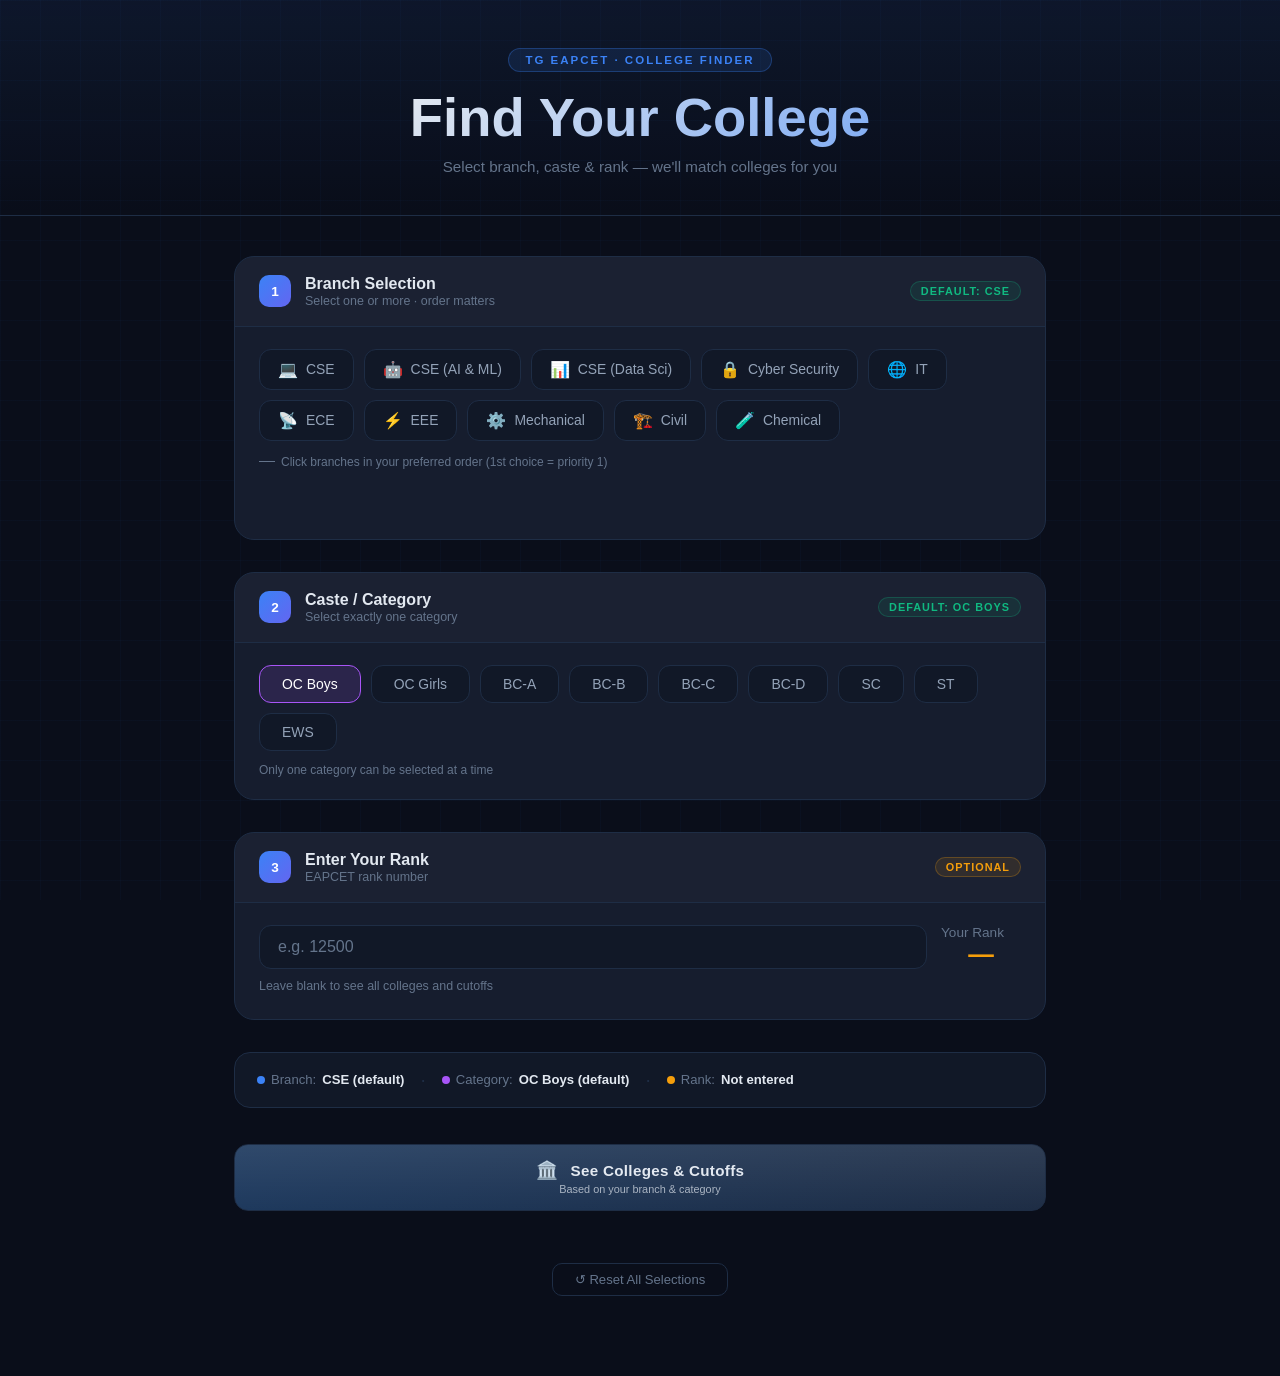
<file: college-finder.html>
<!DOCTYPE html>
<html lang="en">
<head>
<meta charset="UTF-8"/>
<meta name="viewport" content="width=device-width, initial-scale=1.0"/>
<title>TG College Finder</title>

<script async src="https://pagead2.googlesyndication.com/pagead/js/adsbygoogle.js?client=ca-pub-9079513582356664"
     crossorigin="anonymous"></script>
     
<style>
:root {
  --bg:      #0a0e1a;
  --surface: #111827;
  --card:    #161d2e;
  --border:  #1e2d45;
  --accent:  #3b82f6;
  --accent2: #6366f1;
  --gold:    #f59e0b;
  --green:   #10b981;
  --red:     #ef4444;
  --text:    #e2e8f0;
  --muted:   #64748b;
  --label:   #94a3b8;
}
*{box-sizing:border-box;margin:0;padding:0;}
html{scroll-behavior:smooth;}
body{
  font-family:'Instrument Sans',sans-serif;
  background:var(--bg);
  color:var(--text);
  min-height:100vh;
  overflow-x:hidden;
}

/* ── BACKGROUND GRID ── */
body::before{
  content:'';
  position:fixed;inset:0;
  background-image:
    linear-gradient(rgba(59,130,246,0.03) 1px, transparent 1px),
    linear-gradient(90deg, rgba(59,130,246,0.03) 1px, transparent 1px);
  background-size:40px 40px;
  pointer-events:none;z-index:0;
}

/* ── HEADER ── */
.header{
  position:relative;z-index:2;
  padding:48px 24px 40px;
  text-align:center;
  background:linear-gradient(180deg, rgba(59,130,246,0.08) 0%, transparent 100%);
  border-bottom:1px solid var(--border);
}
.header-badge{
  display:inline-block;
  background:rgba(59,130,246,0.12);
  border:1px solid rgba(59,130,246,0.3);
  color:var(--accent);
  font-size:0.72rem;font-weight:600;
  letter-spacing:2px;text-transform:uppercase;
  padding:5px 16px;border-radius:20px;
  margin-bottom:16px;
}
.header h1{
  font-family:'Syne',sans-serif;
  font-size:clamp(2rem,5vw,3.4rem);
  font-weight:800;
  background:linear-gradient(135deg,#e2e8f0 30%,#3b82f6);
  -webkit-background-clip:text;-webkit-text-fill-color:transparent;
  background-clip:text;
  line-height:1.1;
}
.header p{
  color:var(--muted);font-size:0.95rem;margin-top:10px;font-weight:300;
}

/* ── LAYOUT ── */
.page{
  position:relative;z-index:1;
  max-width:860px;margin:0 auto;
  padding:40px 24px 80px;
  display:flex;flex-direction:column;gap:32px;
}

/* ── SECTION CARD ── */
.section-card{
  background:var(--card);
  border:1px solid var(--border);
  border-radius:20px;
  overflow:hidden;
  animation:fadeUp 0.5s ease both;
}
.section-card:nth-child(1){animation-delay:0.05s;}
.section-card:nth-child(2){animation-delay:0.12s;}
.section-card:nth-child(3){animation-delay:0.19s;}
@keyframes fadeUp{
  from{opacity:0;transform:translateY(20px);}
  to{opacity:1;transform:translateY(0);}
}
.section-head{
  padding:18px 24px;
  border-bottom:1px solid var(--border);
  display:flex;align-items:center;gap:14px;
  background:rgba(255,255,255,0.02);
}
.section-num{
  width:32px;height:32px;
  background:linear-gradient(135deg,var(--accent),var(--accent2));
  border-radius:10px;
  display:flex;align-items:center;justify-content:center;
  font-family:'Syne',sans-serif;font-size:0.85rem;font-weight:700;color:#fff;
  flex-shrink:0;
}
.section-title{
  font-family:'Syne',sans-serif;
  font-size:1rem;font-weight:700;color:var(--text);
}
.section-subtitle{font-size:0.78rem;color:var(--muted);margin-top:1px;}
.section-body{padding:22px 24px;}

/* ── OPTIONAL BADGE ── */
.optional-badge{
  margin-left:auto;
  background:rgba(245,158,11,0.1);
  border:1px solid rgba(245,158,11,0.25);
  color:var(--gold);
  font-size:0.68rem;font-weight:600;
  letter-spacing:1px;text-transform:uppercase;
  padding:3px 10px;border-radius:10px;
}
.default-badge{
  margin-left:auto;
  background:rgba(16,185,129,0.1);
  border:1px solid rgba(16,185,129,0.25);
  color:var(--green);
  font-size:0.68rem;font-weight:600;
  letter-spacing:1px;text-transform:uppercase;
  padding:3px 10px;border-radius:10px;
}

/* ── BRANCH BUTTONS ── */
.branch-grid{
  display:flex;flex-wrap:wrap;gap:10px;
}
.branch-btn{
  position:relative;
  display:flex;align-items:center;gap:8px;
  padding:10px 18px;
  background:var(--surface);
  border:1.5px solid var(--border);
  border-radius:12px;
  color:var(--label);
  font-family:'Instrument Sans',sans-serif;
  font-size:0.87rem;font-weight:500;
  cursor:pointer;
  transition:all 0.18s;
  user-select:none;
}
.branch-btn:hover{
  border-color:var(--accent);color:var(--text);
  background:rgba(59,130,246,0.06);
}
.branch-btn.selected{
  border-color:var(--accent);
  background:rgba(59,130,246,0.12);
  color:#fff;
}
.branch-btn .rank-dot{
  width:20px;height:20px;
  background:var(--accent);
  border-radius:6px;
  font-size:0.72rem;font-weight:700;color:#fff;
  display:flex;align-items:center;justify-content:center;
  animation:popIn 0.18s ease;
}
@keyframes popIn{from{transform:scale(0);}to{transform:scale(1);}}
.branch-btn .branch-icon{font-size:1rem;}
.branch-order-hint{
  font-size:0.75rem;color:var(--muted);margin-top:14px;
  display:flex;align-items:center;gap:6px;
}
.branch-order-hint::before{
  content:'';display:inline-block;
  width:16px;height:1px;background:var(--muted);
}

/* ── SELECTED BRANCH PILLS ── */
.selected-branches{
  display:flex;flex-wrap:wrap;gap:8px;margin-top:16px;min-height:32px;
}
.sel-pill{
  display:flex;align-items:center;gap:6px;
  background:rgba(59,130,246,0.12);
  border:1px solid rgba(59,130,246,0.3);
  color:var(--accent);
  padding:5px 12px 5px 8px;
  border-radius:20px;font-size:0.8rem;font-weight:500;
  animation:slideIn 0.15s ease;
}
@keyframes slideIn{from{opacity:0;transform:scale(0.85);}to{opacity:1;transform:scale(1);}}
.sel-pill .pill-num{
  width:18px;height:18px;
  background:var(--accent);color:#fff;
  border-radius:50%;
  font-size:0.7rem;font-weight:700;
  display:flex;align-items:center;justify-content:center;
}
.sel-pill .pill-x{
  cursor:pointer;opacity:0.6;font-size:0.85rem;
  transition:opacity 0.1s;margin-left:2px;
}
.sel-pill .pill-x:hover{opacity:1;color:var(--red);}

/* ── CASTE BUTTONS ── */
.caste-grid{display:flex;flex-wrap:wrap;gap:10px;}
.caste-btn{
  padding:10px 22px;
  background:var(--surface);
  border:1.5px solid var(--border);
  border-radius:12px;
  color:var(--label);
  font-family:'Instrument Sans',sans-serif;
  font-size:0.87rem;font-weight:500;
  cursor:pointer;
  transition:all 0.18s;
  user-select:none;
}
.caste-btn:hover{border-color:#a855f7;color:var(--text);background:rgba(168,85,247,0.06);}
.caste-btn.selected{
  border-color:#a855f7;
  background:rgba(168,85,247,0.14);
  color:#fff;
}
.caste-note{font-size:0.75rem;color:var(--muted);margin-top:12px;}

/* ── RANK INPUT ── */
.rank-wrap{
  display:flex;align-items:center;gap:14px;flex-wrap:wrap;
}
.rank-input-box{
  flex:1;min-width:180px;
  position:relative;
}
.rank-input-box input{
  width:100%;
  background:var(--surface);
  border:1.5px solid var(--border);
  border-radius:12px;
  padding:12px 18px;
  color:var(--text);
  font-family:'Instrument Sans',sans-serif;
  font-size:1rem;font-weight:500;
  outline:none;
  transition:border-color 0.18s;
}
.rank-input-box input:focus{border-color:var(--accent);}
.rank-input-box input::placeholder{color:var(--muted);font-weight:300;}
.rank-input-box input::-webkit-inner-spin-button{-webkit-appearance:none;}
.rank-clear{
  position:absolute;right:14px;top:50%;transform:translateY(-50%);
  background:none;border:none;color:var(--muted);
  cursor:pointer;font-size:1rem;padding:2px;
  transition:color 0.15s;display:none;
}
.rank-clear:hover{color:var(--red);}
.rank-label{color:var(--muted);font-size:0.85rem;}
.rank-display{
  font-family:'Syne',sans-serif;
  font-size:1.6rem;font-weight:800;
  color:var(--gold);
  min-width:80px;text-align:center;
}
.rank-status{
  font-size:0.78rem;margin-top:10px;
  color:var(--muted);
  min-height:18px;
}
.rank-status.entered{color:var(--green);}

/* ── ACTION BUTTONS ── */
.actions{
  display:flex;gap:14px;flex-wrap:wrap;
  margin-top:4px;
}
.btn{
  flex:1;min-width:200px;
  padding:15px 24px;
  border:none;border-radius:14px;
  font-family:'Syne',sans-serif;
  font-size:0.95rem;font-weight:700;
  cursor:pointer;
  transition:all 0.2s;
  position:relative;overflow:hidden;
  letter-spacing:0.3px;
}
.btn::after{
  content:'';position:absolute;inset:0;
  background:linear-gradient(rgba(255,255,255,0.08),transparent);
  pointer-events:none;
}
.btn:hover{transform:translateY(-2px);box-shadow:0 12px 32px rgba(0,0,0,0.4);}
.btn:active{transform:scale(0.98);}

.btn-primary{
  background:linear-gradient(135deg,var(--accent) 0%,var(--accent2) 100%);
  color:#fff;
}
.btn-secondary{
  background:linear-gradient(135deg,#1e3a5f,#1e2d45);
  color:var(--text);
  border:1px solid var(--border);
}
.btn .btn-icon{font-size:1.1rem;margin-right:8px;}
.btn .btn-sub{
  display:block;font-size:0.68rem;font-weight:400;
  opacity:0.7;margin-top:2px;letter-spacing:0px;
  font-family:'Instrument Sans',sans-serif;
}

/* only show primary when rank entered */
.btn-primary-rank{display:none;}
.btn-primary-rank.visible{display:flex;align-items:center;justify-content:center;flex-direction:column;}

/* ── SUMMARY BAR ── */
.summary-bar{
  background:var(--surface);
  border:1px solid var(--border);
  border-radius:16px;
  padding:16px 22px;
  display:flex;align-items:center;flex-wrap:wrap;gap:16px;
  font-size:0.82rem;
}
.summary-item{display:flex;align-items:center;gap:6px;}
.summary-dot{
  width:8px;height:8px;border-radius:50%;flex-shrink:0;
}
.sd-blue{background:var(--accent);}
.sd-purple{background:#a855f7;}
.sd-gold{background:var(--gold);}
.summary-label{color:var(--muted);}
.summary-val{color:var(--text);font-weight:600;}
.summary-sep{color:var(--border);font-size:1.2rem;}

/* ── RESULTS ── */
.results-section{
  display:none;
  animation:fadeUp 0.4s ease;
}
.results-section.visible{display:block;}
.results-header{
  background:linear-gradient(135deg,rgba(59,130,246,0.15),rgba(99,102,241,0.1));
  border:1px solid rgba(59,130,246,0.2);
  border-radius:20px 20px 0 0;
  padding:22px 28px;
}
.results-header h2{
  font-family:'Syne',sans-serif;font-size:1.3rem;font-weight:800;
}
.results-header p{color:var(--muted);font-size:0.83rem;margin-top:4px;}
.results-body{
  background:var(--card);
  border:1px solid var(--border);border-top:none;
  border-radius:0 0 20px 20px;
  overflow:hidden;
}
.college-row{
  display:flex;align-items:center;gap:16px;
  padding:16px 28px;
  border-bottom:1px solid var(--border);
  transition:background 0.15s;
}
.college-row:last-child{border-bottom:none;}
.college-row:hover{background:rgba(255,255,255,0.02);}
.col-rank{
  width:36px;height:36px;
  border-radius:10px;
  display:flex;align-items:center;justify-content:center;
  font-family:'Syne',sans-serif;font-size:0.85rem;font-weight:800;
  flex-shrink:0;
}
.rank-1{background:linear-gradient(135deg,#f59e0b,#d97706);color:#000;}
.rank-2{background:linear-gradient(135deg,#94a3b8,#64748b);color:#fff;}
.rank-3{background:linear-gradient(135deg,#cd7f32,#92400e);color:#fff;}
.rank-n{background:var(--surface);border:1px solid var(--border);color:var(--muted);}
.col-info{flex:1;}
.col-name{font-weight:600;font-size:0.9rem;color:var(--text);}
.col-meta{font-size:0.75rem;color:var(--muted);margin-top:3px;display:flex;gap:12px;flex-wrap:wrap;}
.col-meta span{display:flex;align-items:center;gap:4px;}
.col-cutoff{
  text-align:right;
  flex-shrink:0;
}
.cutoff-val{
  font-family:'Syne',sans-serif;font-size:1rem;font-weight:800;
  color:var(--accent);
}
.cutoff-label{font-size:0.68rem;color:var(--muted);margin-top:2px;}
.col-tag{
  background:rgba(16,185,129,0.1);
  border:1px solid rgba(16,185,129,0.2);
  color:var(--green);
  font-size:0.68rem;font-weight:600;
  padding:2px 8px;border-radius:6px;
  white-space:nowrap;
}
.col-tag.miss{
  background:rgba(239,68,68,0.1);
  border-color:rgba(239,68,68,0.2);
  color:var(--red);
}
.col-tag.close{
  background:rgba(245,158,11,0.1);
  border-color:rgba(245,158,11,0.2);
  color:var(--gold);
}

.no-results{
  padding:40px;text-align:center;
  color:var(--muted);font-size:0.9rem;
}

/* ── RESET BTN ── */
.reset-row{
  display:flex;justify-content:center;margin-top:20px;
}
.btn-reset{
  background:none;border:1px solid var(--border);
  color:var(--muted);border-radius:10px;
  padding:8px 22px;font-family:'Instrument Sans',sans-serif;
  font-size:0.82rem;cursor:pointer;
  transition:all 0.15s;
}
.btn-reset:hover{border-color:var(--red);color:var(--red);}
</style>
</head>
<body>

<div class="header">
  <div class="header-badge">TG EAPCET · College Finder</div>
  <h1>Find Your College</h1>
  <p>Select branch, caste & rank — we'll match colleges for you</p>
</div>

<div class="page">

  <!-- ── SECTION 1: BRANCH ── -->
  <div class="section-card">
    <div class="section-head">
      <div class="section-num">1</div>
      <div>
        <div class="section-title">Branch Selection</div>
        <div class="section-subtitle">Select one or more · order matters</div>
      </div>
      <span class="default-badge">Default: CSE</span>
    </div>
    <div class="section-body">
      <div class="branch-grid" id="branchGrid">
        <!-- injected by JS -->
      </div>
      <div class="branch-order-hint">Click branches in your preferred order (1st choice = priority 1)</div>
      <div class="selected-branches" id="selectedPills"></div>
    </div>
  </div>

  <!-- ── SECTION 2: CASTE ── -->
  <div class="section-card">
    <div class="section-head">
      <div class="section-num">2</div>
      <div>
        <div class="section-title">Caste / Category</div>
        <div class="section-subtitle">Select exactly one category</div>
      </div>
      <span class="default-badge">Default: OC Boys</span>
    </div>
    <div class="section-body">
      <div class="caste-grid" id="casteGrid"></div>
      <div class="caste-note">Only one category can be selected at a time</div>
    </div>
  </div>

  <!-- ── SECTION 3: RANK ── -->
  <div class="section-card">
    <div class="section-head">
      <div class="section-num">3</div>
      <div>
        <div class="section-title">Enter Your Rank</div>
        <div class="section-subtitle">EAPCET rank number</div>
      </div>
      <span class="optional-badge">Optional</span>
    </div>
    <div class="section-body">
      <div class="rank-wrap">
        <div class="rank-input-box">
          <input type="number" id="rankInput" placeholder="e.g. 12500" min="1" max="200000"
                 oninput="onRankInput()" onkeydown="return event.key!=='-'"/>
          <button class="rank-clear" id="rankClear" onclick="clearRank()">✕</button>
        </div>
        <div>
          <div class="rank-label">Your Rank</div>
          <div class="rank-display" id="rankDisplay">—</div>
        </div>
      </div>
      <div class="rank-status" id="rankStatus">Leave blank to see all colleges and cutoffs</div>
    </div>
  </div>

  <!-- ── SUMMARY ── -->
  <div class="summary-bar" id="summaryBar">
    <div class="summary-item">
      <div class="summary-dot sd-blue"></div>
      <span class="summary-label">Branch:</span>
      <span class="summary-val" id="sumBranch">CSE (default)</span>
    </div>
    <span class="summary-sep">·</span>
    <div class="summary-item">
      <div class="summary-dot sd-purple"></div>
      <span class="summary-label">Category:</span>
      <span class="summary-val" id="sumCaste">OC Boys (default)</span>
    </div>
    <span class="summary-sep">·</span>
    <div class="summary-item">
      <div class="summary-dot sd-gold"></div>
      <span class="summary-label">Rank:</span>
      <span class="summary-val" id="sumRank">Not entered</span>
    </div>
  </div>

  <!-- ── ACTION BUTTONS ── -->
  <div class="actions">
    <!-- Always visible -->
    <button class="btn btn-secondary" onclick="findColleges(false)">
      <span class="btn-icon">🏛️</span>
      See Colleges &amp; Cutoffs
      <span class="btn-sub">Based on your branch &amp; category</span>
    </button>

    <!-- Only when rank is entered -->
    <button class="btn btn-primary btn-primary-rank" id="btnRankSearch" onclick="findColleges(true)">
      <span class="btn-icon">🎯</span>
      Colleges Coming to Me
      <span class="btn-sub">Colleges within your rank range</span>
    </button>
  </div>

  <!-- ── RESULTS ── -->
  <div class="results-section" id="resultsSection">
    <div class="results-header">
      <h2 id="resultsTitle">Results</h2>
      <p id="resultsSubtitle"></p>
    </div>
    <div class="results-body" id="resultsBody"></div>
  </div>

  <div class="reset-row">
    <button class="btn-reset" onclick="resetAll()">↺ Reset All Selections</button>
  </div>

</div>

<script>
// ═══════════════════════════════════════════════
//  DATA
// ═══════════════════════════════════════════════
const BRANCHES = [
  {id:'CSE',   label:'CSE',            icon:'💻'},
  {id:'CSE-AI',label:'CSE (AI & ML)',  icon:'🤖'},
  {id:'CSE-DS',label:'CSE (Data Sci)', icon:'📊'},
  {id:'CSE-CS',label:'Cyber Security', icon:'🔒'},
  {id:'IT',    label:'IT',             icon:'🌐'},
  {id:'ECE',   label:'ECE',            icon:'📡'},
  {id:'EEE',   label:'EEE',            icon:'⚡'},
  {id:'MECH',  label:'Mechanical',     icon:'⚙️'},
  {id:'CIVIL', label:'Civil',          icon:'🏗️'},
  {id:'CHEM',  label:'Chemical',       icon:'🧪'},
];

const CASTES = [
  {id:'OC',    label:'OC Boys'},
  {id:'OC-G',  label:'OC Girls'},
  {id:'BC-A',  label:'BC-A'},
  {id:'BC-B',  label:'BC-B'},
  {id:'BC-C',  label:'BC-C'},
  {id:'BC-D',  label:'BC-D'},
  {id:'SC',    label:'SC'},
  {id:'ST',    label:'ST'},
  {id:'EWS',   label:'EWS'},
];

// Sample college data — replace with your Python API data
const COLLEGES = [
  {name:'JNTU Hyderabad',         city:'Hyderabad',  type:'Government', branches:{CSE:1200,'CSE-AI':2100,'IT':3400,ECE:4200,EEE:6700,MECH:9800}},
  {name:'Osmania University',     city:'Hyderabad',  type:'Government', branches:{CSE:2800,'CSE-AI':4200,IT:5100,ECE:6300,EEE:9200,MECH:12000}},
  {name:'MGIT',                   city:'Hyderabad',  type:'Private',    branches:{CSE:3800,'CSE-AI':5200,'CSE-DS':6100,'CSE-CS':6800,IT:7200,ECE:8900}},
  {name:'CBIT',                   city:'Hyderabad',  type:'Private',    branches:{CSE:4200,'CSE-AI':6100,IT:7400,ECE:9100,EEE:12000,MECH:15000}},
  {name:'VBIT',                   city:'Hyderabad',  type:'Private',    branches:{CSE:5100,'CSE-AI':7200,'CSE-DS':8000,IT:9300,ECE:11000}},
  {name:'VNR VJIET',              city:'Hyderabad',  type:'Private',    branches:{CSE:5600,'CSE-AI':7800,'CSE-CS':8200,IT:9700,ECE:12000}},
  {name:'Maturi Venkata Subba Rao',city:'Hyderabad', type:'Private',    branches:{CSE:6400,'CSE-DS':8100,IT:10200,ECE:13000}},
  {name:'GRIET',                  city:'Hyderabad',  type:'Private',    branches:{CSE:7200,'CSE-AI':9400,IT:11000,ECE:14200,EEE:17000}},
  {name:'BVRIT',                  city:'Narsapur',   type:'Private',    branches:{CSE:8100,IT:10800,ECE:15000}},
  {name:'ACE Engineering College',city:'Hyderabad',  type:'Private',    branches:{CSE:9500,'CSE-AI':12000,IT:13500,ECE:17000}},
  {name:'Malla Reddy Engg.',      city:'Hyderabad',  type:'Private',    branches:{CSE:11000,IT:14000,ECE:18000,MECH:22000}},
  {name:'KL University',          city:'Vijayawada', type:'Deemed',     branches:{CSE:2100,'CSE-AI':3200,'CSE-DS':3800,'CSE-CS':4100,IT:5200,ECE:6800}},
  {name:'VIT-TG',                 city:'Amaravati',  type:'Deemed',     branches:{CSE:2900,'CSE-AI':4100,'CSE-DS':4700,IT:6100,ECE:8200}},
  {name:'SRM-TG',                 city:'Amaravati',  type:'Deemed',     branches:{CSE:3500,'CSE-AI':4900,IT:6800,ECE:9500}},
  {name:'GITAM Vizag',            city:'Vizag',      type:'Deemed',     branches:{CSE:4800,'CSE-AI':6500,IT:8200,ECE:10800}},
  {name:'Andhra University',      city:'Vizag',      type:'Government', branches:{CSE:3100,'CSE-AI':5200,ECE:7800,MECH:14000,CIVIL:18000}},
  {name:'RGUKT Basar',            city:'Basar',      type:'Government', branches:{CSE:900,'CSE-AI':1500,ECE:3200,EEE:5100}},
  {name:'RGUKT Ongole',           city:'Ongole',     type:'Government', branches:{CSE:1100,'CSE-AI':1900,ECE:3700,EEE:5800}},
  {name:'Sri Venkateswara Univ',  city:'Tirupati',   type:'Government', branches:{CSE:3800,ECE:7200,MECH:13000,CIVIL:16000,EEE:11000}},
  {name:'NIT Warangal',           city:'Warangal',   type:'NIT',        branches:{CSE:500,'CSE-AI':800,ECE:1200,EEE:2100,MECH:2800,CIVIL:4100}},
];

// Multipliers per caste (relative to OC Boys base)
const CASTE_MULTIPLIER = {
  'OC':1.0,'OC-G':1.08,'BC-A':1.4,'BC-B':1.35,'BC-C':1.5,
  'BC-D':1.3,'SC':2.2,'ST':2.8,'EWS':1.15
};

// ═══════════════════════════════════════════════
//  STATE
// ═══════════════════════════════════════════════
let selectedBranches = []; // ordered
let selectedCaste    = 'OC'; // default OC Boys
let enteredRank      = null;

// ═══════════════════════════════════════════════
//  INIT
// ═══════════════════════════════════════════════
function init(){
  // Render branch buttons
  const bg = document.getElementById('branchGrid');
  bg.innerHTML = BRANCHES.map(b=>`
    <button class="branch-btn" id="bb-${b.id}" onclick="toggleBranch('${b.id}')">
      <span class="branch-icon">${b.icon}</span>${b.label}
    </button>
  `).join('');

  // Render caste buttons
  const cg = document.getElementById('casteGrid');
  cg.innerHTML = CASTES.map(c=>`
    <button class="caste-btn ${c.id===selectedCaste?'selected':''}" 
            id="cb-${c.id}" onclick="selectCaste('${c.id}','${c.label}')">
      ${c.label}
    </button>
  `).join('');

  updateSummary();
}

// ═══════════════════════════════════════════════
//  BRANCH LOGIC
// ═══════════════════════════════════════════════
function toggleBranch(id){
  const idx = selectedBranches.indexOf(id);
  if(idx===-1){
    selectedBranches.push(id);
  } else {
    selectedBranches.splice(idx,1);
  }
  renderBranchUI();
  updateSummary();
}

function renderBranchUI(){
  BRANCHES.forEach(b=>{
    const btn = document.getElementById('bb-'+b.id);
    const idx = selectedBranches.indexOf(b.id);
    if(idx!==-1){
      btn.classList.add('selected');
      btn.innerHTML = `
        <span class="rank-dot">${idx+1}</span>
        <span class="branch-icon">${b.icon}</span>${b.label}
      `;
    } else {
      btn.classList.remove('selected');
      btn.innerHTML = `<span class="branch-icon">${b.icon}</span>${b.label}`;
    }
  });

  // Pills
  const pillsDiv = document.getElementById('selectedPills');
  if(selectedBranches.length===0){
    pillsDiv.innerHTML='';
    return;
  }
  pillsDiv.innerHTML = selectedBranches.map((id,i)=>{
    const b = BRANCHES.find(x=>x.id===id);
    return `
      <div class="sel-pill">
        <span class="pill-num">${i+1}</span>
        ${b.icon} ${b.label}
        <span class="pill-x" onclick="toggleBranch('${id}')">✕</span>
      </div>
    `;
  }).join('');
}

// ═══════════════════════════════════════════════
//  CASTE LOGIC
// ═══════════════════════════════════════════════
function selectCaste(id, label){
  selectedCaste = id;
  document.querySelectorAll('.caste-btn').forEach(b=>b.classList.remove('selected'));
  document.getElementById('cb-'+id).classList.add('selected');
  updateSummary();
}

// ═══════════════════════════════════════════════
//  RANK LOGIC
// ═══════════════════════════════════════════════
function onRankInput(){
  const val = parseInt(document.getElementById('rankInput').value);
  const clearBtn = document.getElementById('rankClear');
  const display  = document.getElementById('rankDisplay');
  const status   = document.getElementById('rankStatus');
  const rankBtn  = document.getElementById('btnRankSearch');

  if(!isNaN(val) && val>0){
    enteredRank = val;
    display.textContent = val.toLocaleString('en-IN');
    clearBtn.style.display='block';
    status.textContent='✓ Rank entered — "Colleges Coming to Me" button is now active';
    status.className='rank-status entered';
    rankBtn.classList.add('visible');
  } else {
    enteredRank=null;
    display.textContent='—';
    clearBtn.style.display='none';
    status.textContent='Leave blank to see all colleges and cutoffs';
    status.className='rank-status';
    rankBtn.classList.remove('visible');
  }
  updateSummary();
}

function clearRank(){
  document.getElementById('rankInput').value='';
  onRankInput();
}

// ═══════════════════════════════════════════════
//  SUMMARY BAR
// ═══════════════════════════════════════════════
function updateSummary(){
  const effBranches = selectedBranches.length>0
    ? selectedBranches.map(id=>BRANCHES.find(b=>b.id===id).label).join(', ')
    : 'CSE (default)';
  const casteObj  = CASTES.find(c=>c.id===selectedCaste);
  const casteName = casteObj ? casteObj.label+' (default)' : 'OC Boys';

  document.getElementById('sumBranch').textContent = effBranches;
  document.getElementById('sumCaste').textContent  = casteObj
    ? casteObj.label + (selectedCaste==='OC'?' (default)':'')
    : 'OC Boys (default)';
  document.getElementById('sumRank').textContent   = enteredRank
    ? '#'+enteredRank.toLocaleString('en-IN')
    : 'Not entered';
}

// ═══════════════════════════════════════════════
//  FIND COLLEGES
// ═══════════════════════════════════════════════
function findColleges(rankMode){
  const branchList = selectedBranches.length>0 ? selectedBranches : ['CSE'];
  const caste      = selectedCaste || 'OC';
  const mult       = CASTE_MULTIPLIER[caste] || 1.0;
  const rank       = enteredRank;

  // Gather rows: for each college, find the best matching branch (first in priority order)
  let rows = [];
  COLLEGES.forEach(col=>{
    // find first branch in user's priority that this college has
    let matchedBranch = null, baseCutoff = null;
    for(let br of branchList){
      if(col.branches[br]!==undefined){
        matchedBranch=br; baseCutoff=col.branches[br]; break;
      }
    }
    if(!matchedBranch) return; // college doesn't have any selected branch

    const adjustedCutoff = Math.round(baseCutoff * mult);

    if(rankMode && rank){
      // only include if rank <= cutoff (with 10% buffer to show near-misses)
      if(rank > adjustedCutoff * 1.1) return;
    }

    rows.push({
      name:         col.name,
      city:         col.city,
      type:         col.type,
      branch:       matchedBranch,
      branchLabel:  BRANCHES.find(b=>b.id===matchedBranch)?.label || matchedBranch,
      cutoff:       adjustedCutoff,
      baseCutoff:   baseCutoff,
      canGet:       rank ? rank<=adjustedCutoff : null,
      close:        rank ? (rank>adjustedCutoff && rank<=adjustedCutoff*1.1) : null,
    });
  });

  // Sort: if rank mode, safe first then close; else by cutoff asc
  if(rankMode && rank){
    rows.sort((a,b)=>a.cutoff-b.cutoff);
  } else {
    rows.sort((a,b)=>a.cutoff-b.cutoff);
  }

  renderResults(rows, rankMode, branchList, caste);
}

function renderResults(rows, rankMode, branchList, caste){
  const section = document.getElementById('resultsSection');
  const title   = document.getElementById('resultsTitle');
  const sub     = document.getElementById('resultsSubtitle');
  const body    = document.getElementById('resultsBody');

  const casteLabel = CASTES.find(c=>c.id===caste)?.label || caste;
  const branchLabels = branchList.map(id=>BRANCHES.find(b=>b.id===id)?.label||id).join(', ');

  if(rankMode){
    title.textContent = '🎯 Colleges Coming to You';
    sub.textContent   = `Rank #${enteredRank.toLocaleString('en-IN')} · ${casteLabel} · ${branchLabels}`;
  } else {
    title.textContent = '🏛️ Colleges & Cutoffs';
    sub.textContent   = `${casteLabel} category · ${branchLabels}`;
  }

  if(rows.length===0){
    body.innerHTML=`<div class="no-results">No colleges found for your selection. Try different branches or check your rank.</div>`;
  } else {
    body.innerHTML = rows.map((r,i)=>{
      const rankClass = i===0?'rank-1':i===1?'rank-2':i===2?'rank-3':'rank-n';
      let tag='';
      if(rankMode && enteredRank){
        if(r.canGet)    tag=`<span class="col-tag">✓ You qualify</span>`;
        else if(r.close)tag=`<span class="col-tag close">⚡ Close miss</span>`;
        else            tag=`<span class="col-tag miss">✗ Out of range</span>`;
      }
      return `
        <div class="college-row">
          <div class="col-rank ${rankClass}">${i+1}</div>
          <div class="col-info">
            <div class="col-name">${r.name}</div>
            <div class="col-meta">
              <span>📍 ${r.city}</span>
              <span>🏷️ ${r.type}</span>
              <span>📚 ${r.branchLabel}</span>
            </div>
          </div>
          ${tag}
          <div class="col-cutoff">
            <div class="cutoff-val">${r.cutoff.toLocaleString('en-IN')}</div>
            <div class="cutoff-label">Last Rank</div>
          </div>
        </div>
      `;
    }).join('');
  }

  section.classList.add('visible');
  section.scrollIntoView({behavior:'smooth',block:'start'});
}

// ═══════════════════════════════════════════════
//  RESET
// ═══════════════════════════════════════════════
function resetAll(){
  selectedBranches=[];
  selectedCaste='OC';
  enteredRank=null;
  document.getElementById('rankInput').value='';
  document.getElementById('resultsSection').classList.remove('visible');
  document.getElementById('btnRankSearch').classList.remove('visible');
  document.querySelectorAll('.caste-btn').forEach(b=>b.classList.remove('selected'));
  document.getElementById('cb-OC').classList.add('selected');
  onRankInput();
  renderBranchUI();
  updateSummary();
  window.scrollTo({top:0,behavior:'smooth'});
}

init();
</script>
</body>
</html>
</file>
